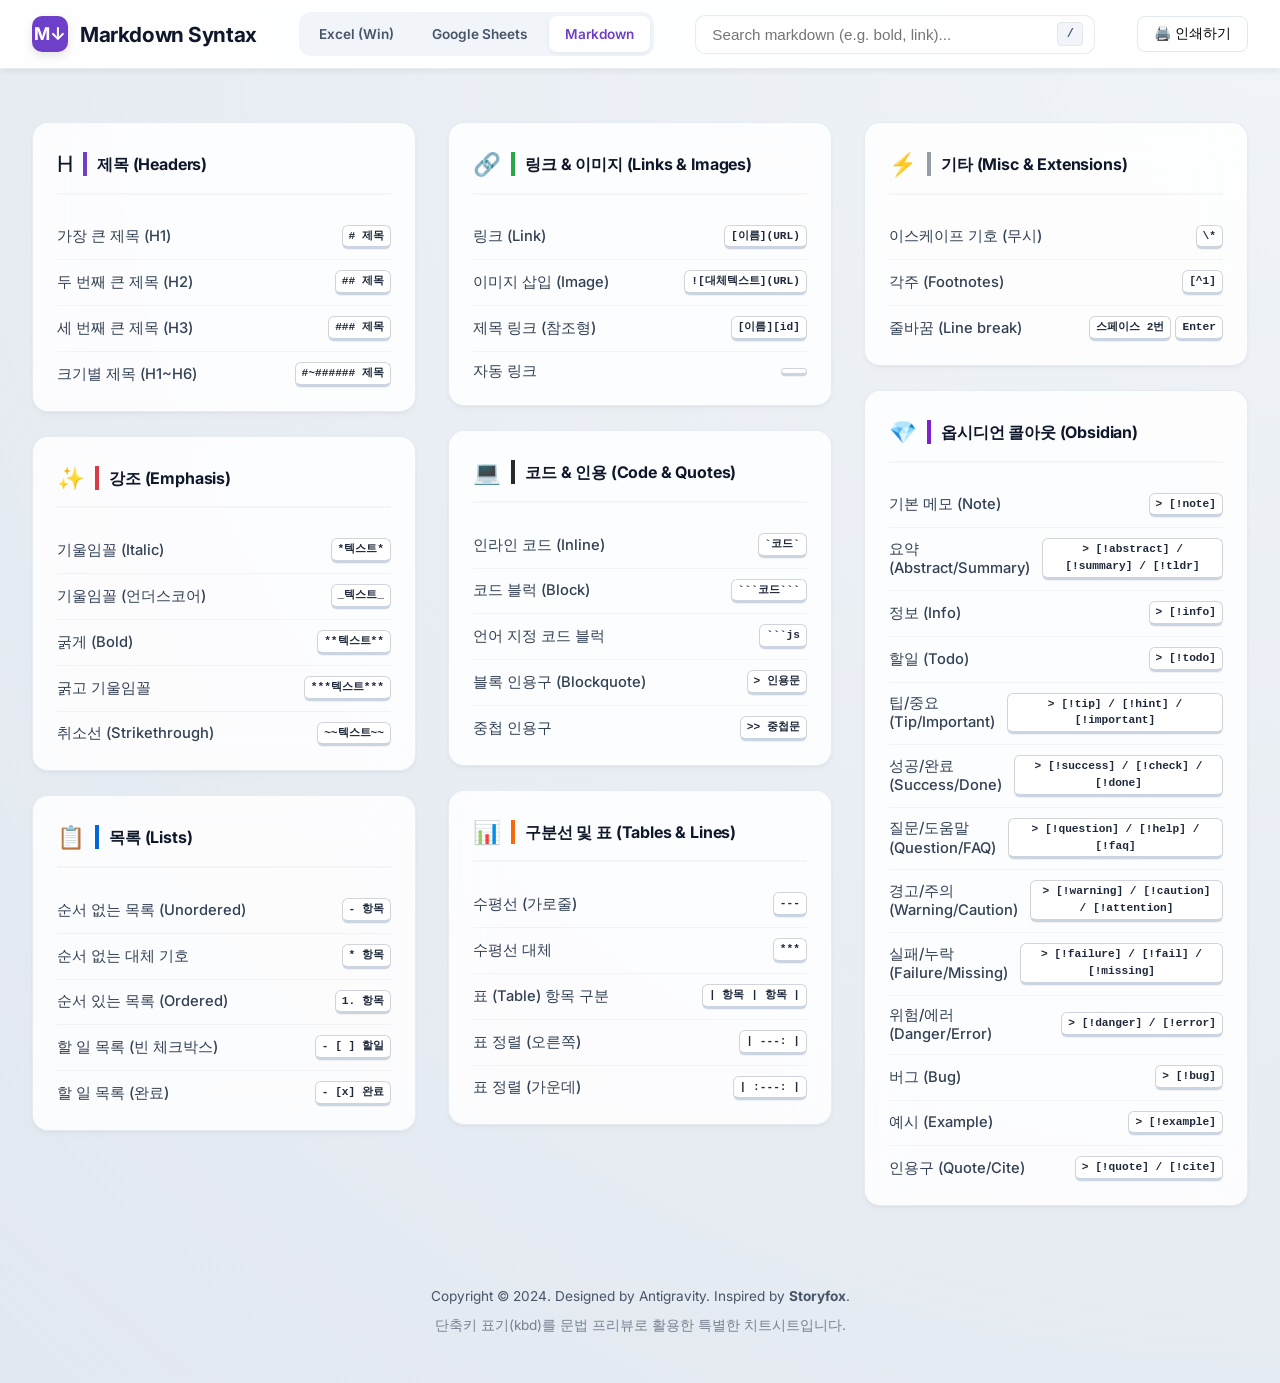
<file: md.html>
<!DOCTYPE html>
<html lang="ko">

<head>
    <meta charset="UTF-8">
    <meta name="viewport" content="width=device-width, initial-scale=1.0">
    <title>Markdown Syntax Cheat Sheet | 마크다운 문법 정리</title>
    <link rel="preconnect" href="https://fonts.googleapis.com">
    <link rel="preconnect" href="https://fonts.gstatic.com" crossorigin>
    <link href="https://fonts.googleapis.com/css2?family=Inter:wght@400;500;600;700&display=swap" rel="stylesheet">
    <link rel="stylesheet" href="css/style.css">
    <style>
        :root {
            --accent-color: #6e40c9;
            /* Markdown/Github Purple */
        }

        @media print {

            header,
            footer,
            .search-bar {
                display: none !important;
            }

            body {
                padding-top: 0;
            }

            main {
                columns: 2 !important;
                padding: 0;
            }

            .card {
                break-inside: avoid;
                border: 1px solid #eee;
            }
        }
    </style>
</head>

<body>
    <header>
        <div class="header-content">
            <div class="brand">
                <div class="logo">M↓</div>
                <h1>Markdown Syntax</h1>
            </div>
            <nav class="app-tabs">
                <a href="index.html" class="app-tab">Excel (Win)</a>
                <a href="sheets.html" class="app-tab">Google Sheets</a>
                <a href="md.html" class="app-tab active">Markdown</a>
            </nav>
            <div class="search-bar">
                <input type="text" id="searchInput" placeholder="Search markdown (e.g. bold, link)..."
                    autocomplete="off">
                <kbd>/</kbd>
            </div>
            <div class="actions">
                <button onclick="window.print()"
                    style="padding: 8px 16px; border-radius: 8px; border: 1px solid #e2e8f0; background: white; cursor: pointer; font-size: 0.875rem; font-weight: 500;">
                    🖨️ 인쇄하기
                </button>
            </div>
        </div>
    </header>

    <main id="shortcutGrid">
        <!-- JS로 채워짐 -->
    </main>

    <footer>
        <p>Copyright &copy; 2024. Designed by Antigravity. Inspired by <b>Storyfox</b>.</p>
        <p style="margin-top: 8px; opacity: 0.7;">단축키 표기(kbd)를 문법 프리뷰로 활용한 특별한 치트시트입니다.</p>
    </footer>

    <script src="js/md.js"></script>
</body>

</html>
</file>
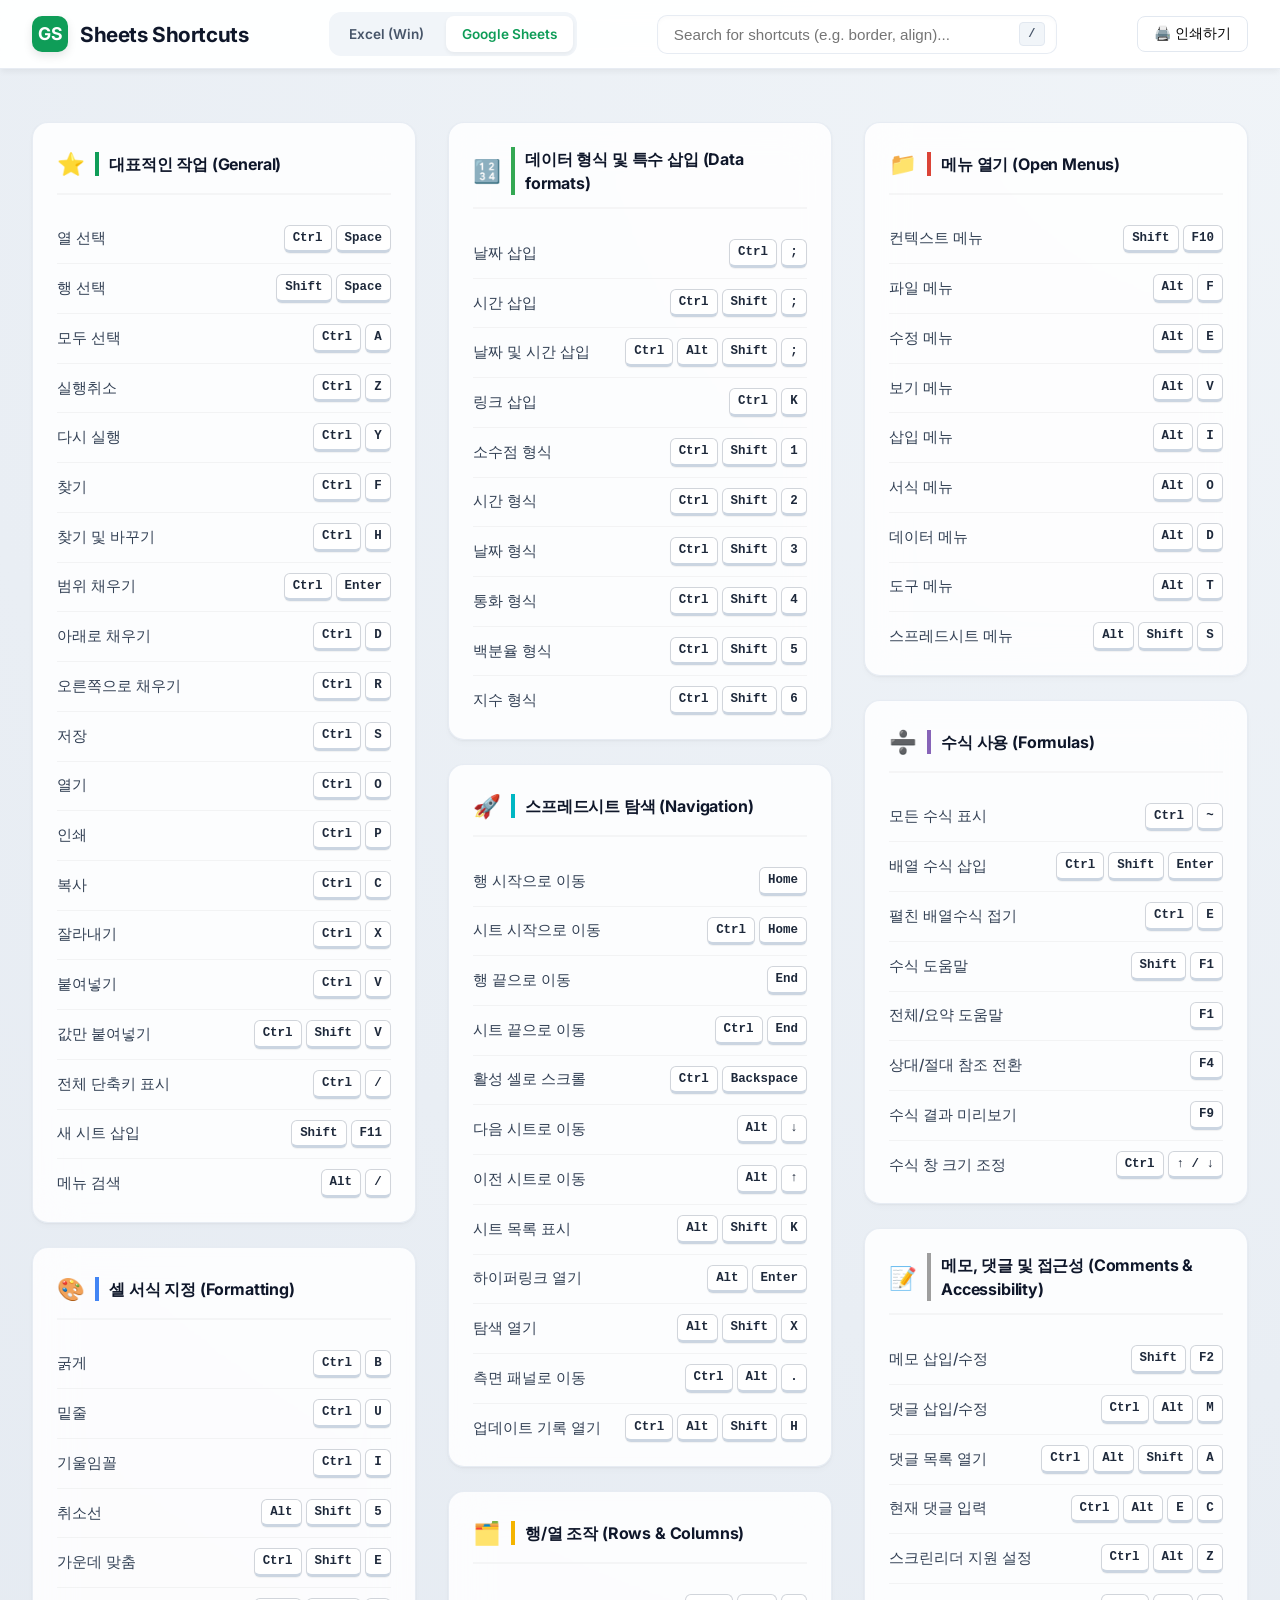
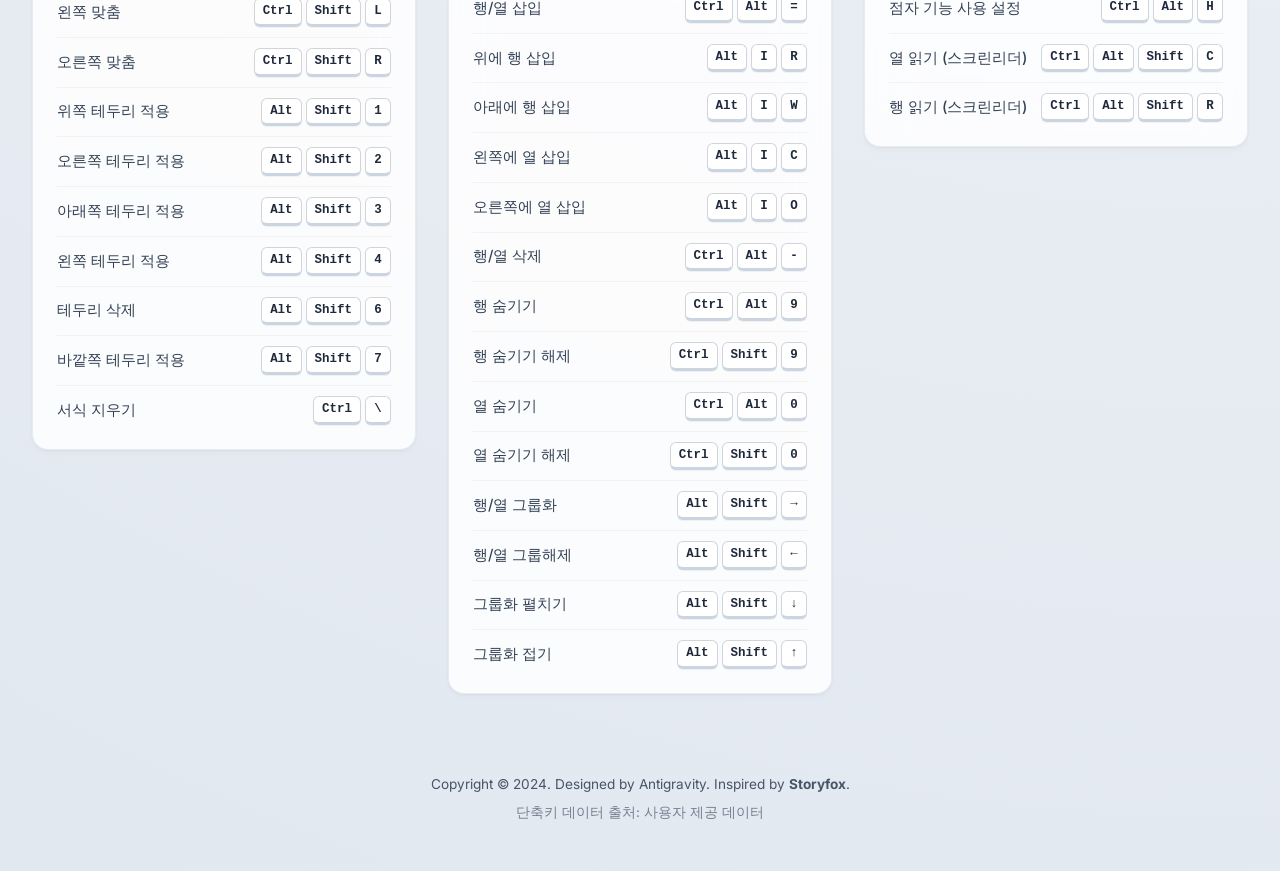
<file: sheets.html>
<!DOCTYPE html>
<html lang="ko">

<head>
    <meta charset="UTF-8">
    <meta name="viewport" content="width=device-width, initial-scale=1.0">
    <title>Google Sheets Shortcuts | 구글 스프레드시트 단축키</title>
    <link rel="preconnect" href="https://fonts.googleapis.com">
    <link rel="preconnect" href="https://fonts.gstatic.com" crossorigin>
    <link href="https://fonts.googleapis.com/css2?family=Inter:wght@400;500;600;700&display=swap" rel="stylesheet">
    <link rel="stylesheet" href="css/style.css">
    <style>
        :root {
            --accent-color: #0F9D58;
            /* Google Sheets Green */
        }

        @media print {

            header,
            footer,
            .search-bar {
                display: none !important;
            }

            body {
                padding-top: 0;
            }

            main {
                columns: 2 !important;
                padding: 0;
            }

            .card {
                break-inside: avoid;
                border: 1px solid #eee;
            }
        }
    </style>
</head>

<body>
    <header>
        <div class="header-content">
            <div class="brand">
                <div class="logo">GS</div>
                <h1>Sheets Shortcuts</h1>
            </div>
            <nav class="app-tabs">
                <a href="index.html" class="app-tab">Excel (Win)</a>
                <a href="sheets.html" class="app-tab active">Google Sheets</a>
            </nav>
            <div class="search-bar">
                <input type="text" id="searchInput" placeholder="Search for shortcuts (e.g. border, align)..."
                    autocomplete="off">
                <kbd>/</kbd>
            </div>
            <div class="actions">
                <button onclick="window.print()"
                    style="padding: 8px 16px; border-radius: 8px; border: 1px solid #e2e8f0; background: white; cursor: pointer; font-size: 0.875rem; font-weight: 500;">
                    🖨️ 인쇄하기
                </button>
            </div>
        </div>
    </header>

    <main id="shortcutGrid">
        <!-- JS로 채워짐 -->
    </main>

    <footer>
        <p>Copyright &copy; 2024. Designed by Antigravity. Inspired by <b>Storyfox</b>.</p>
        <p style="margin-top: 8px; opacity: 0.7;">단축키 데이터 출처: 사용자 제공 데이터</p>
    </footer>

    <script src="js/sheets.js"></script>
</body>

</html>
</file>
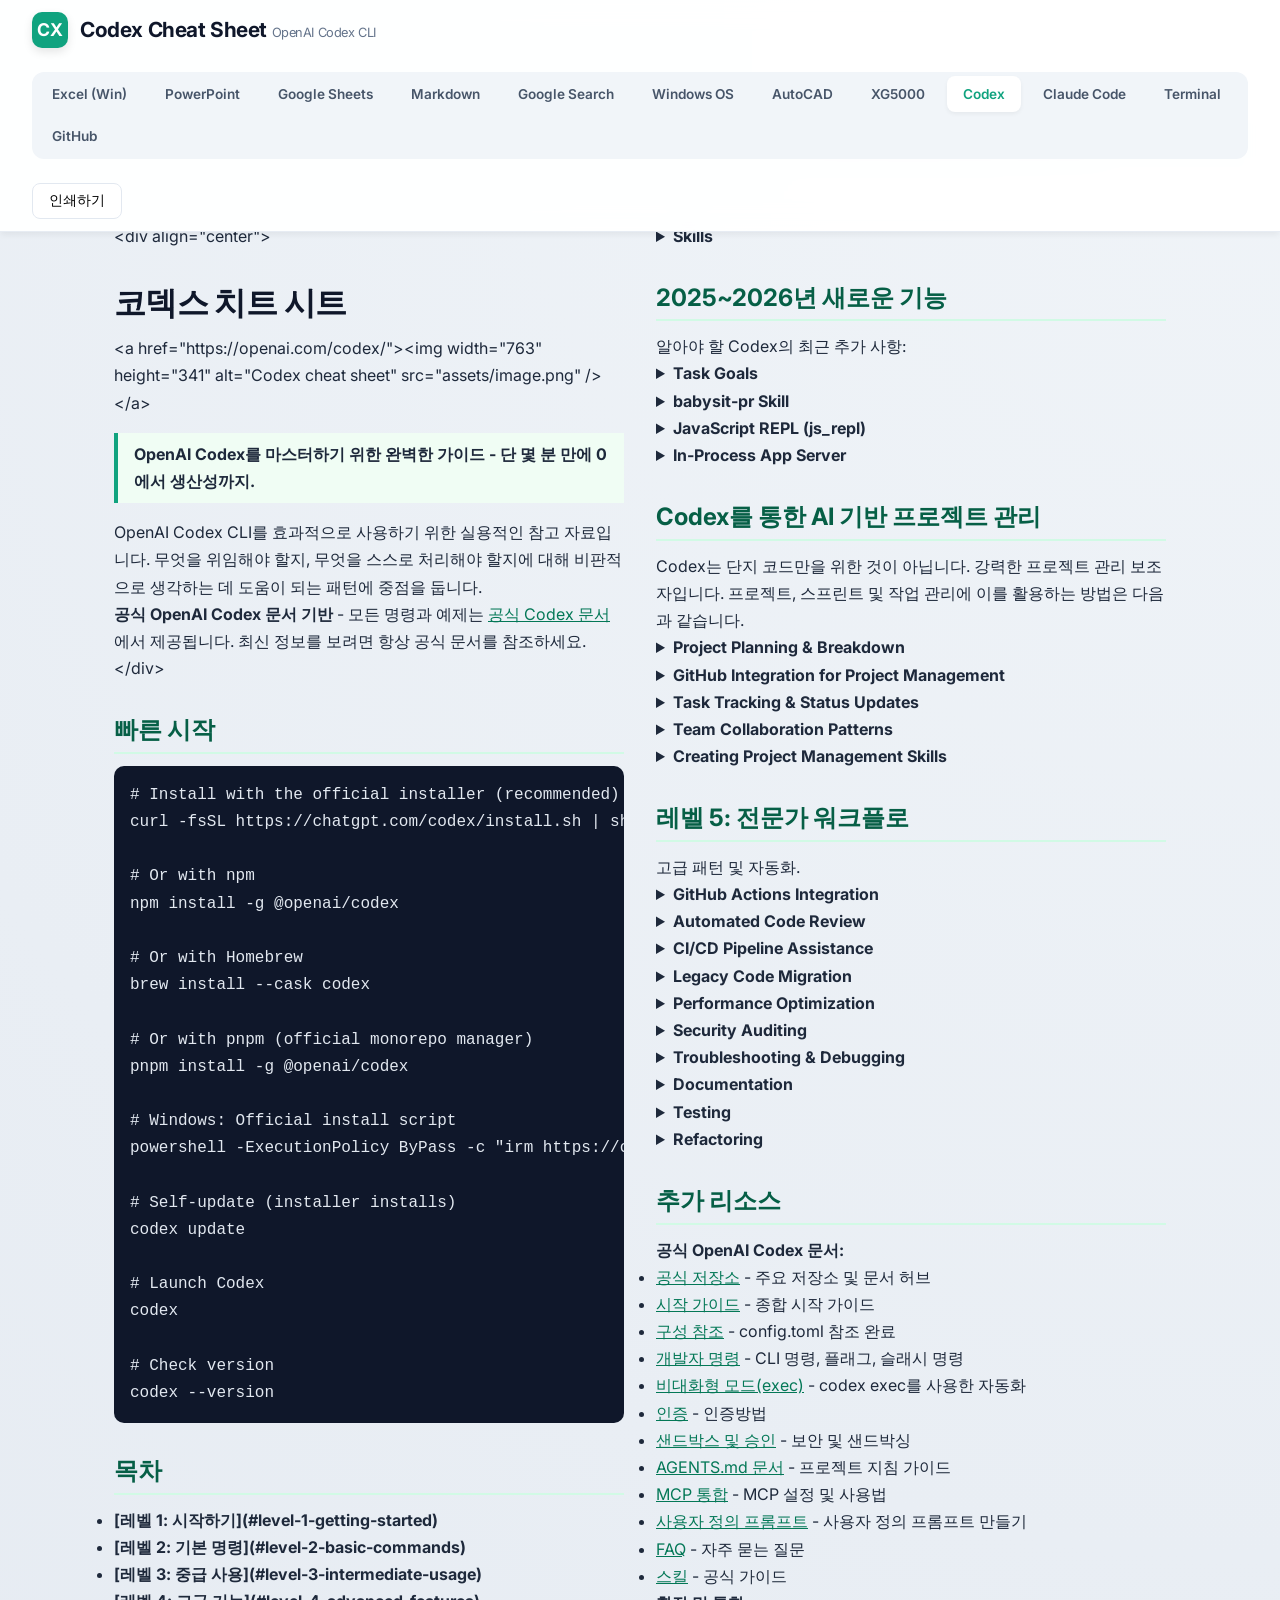
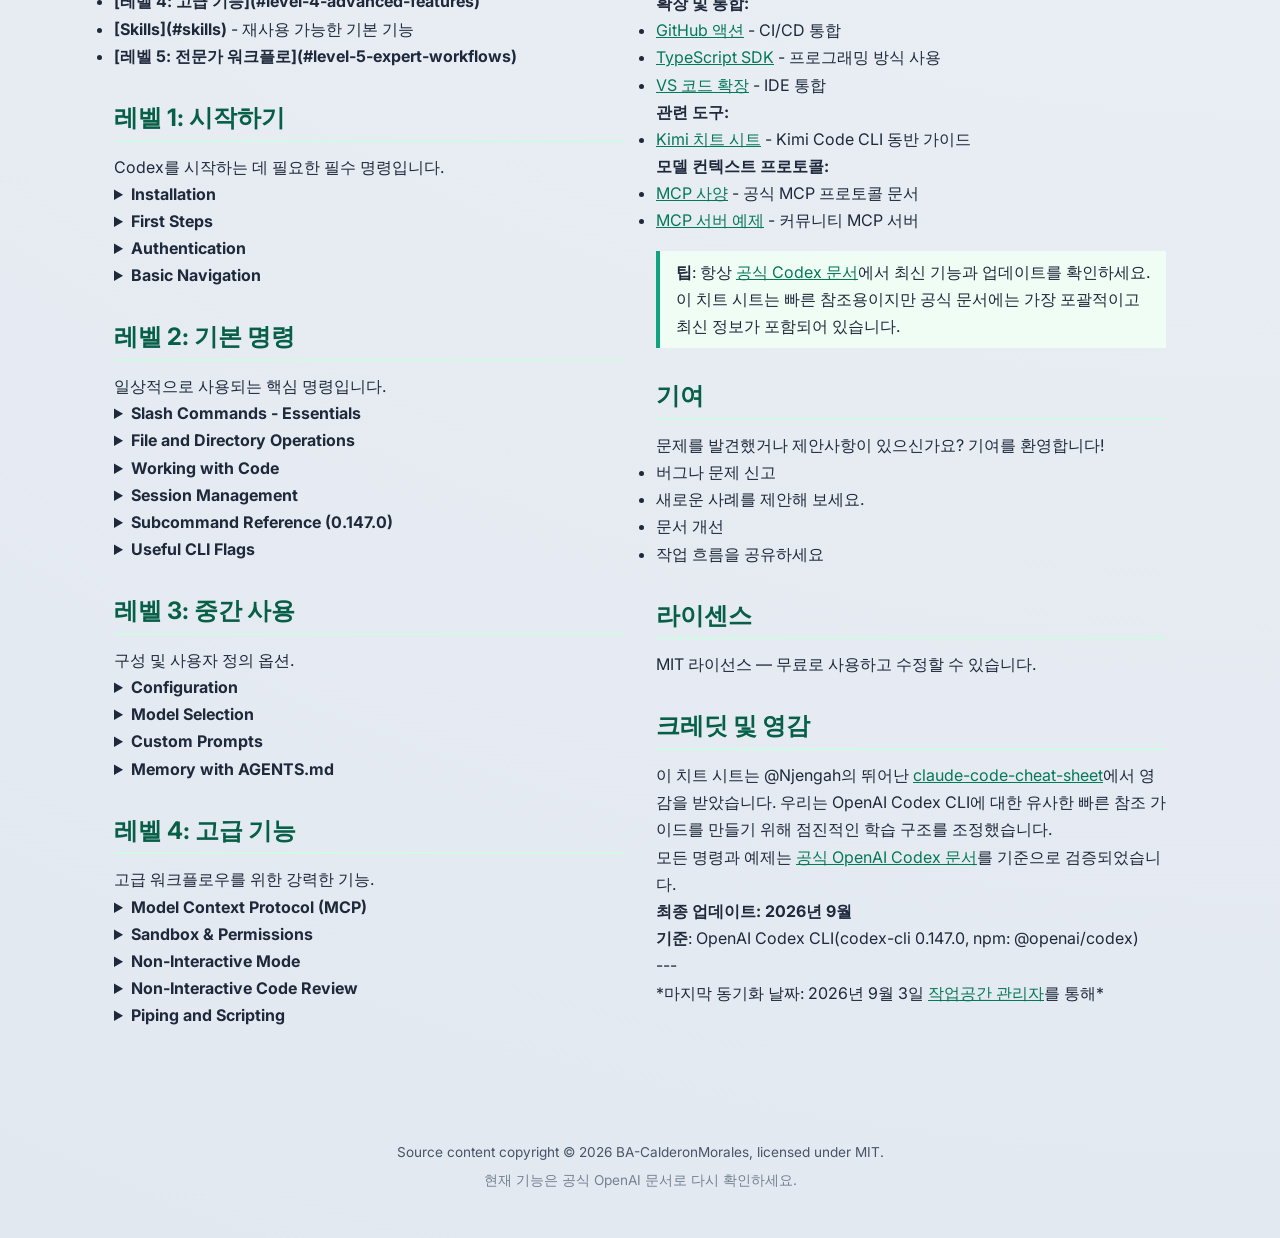
<file: html/codex.html>
<!DOCTYPE html>
<html lang="ko">

<head>
    <meta charset="UTF-8">
    <meta name="viewport" content="width=device-width, initial-scale=1.0">
    <title>Codex Cheat Sheet | OpenAI Codex CLI</title>
    <meta name="robots" content="noindex, nofollow, noarchive, noimageindex">
    <link rel="preconnect" href="https://fonts.googleapis.com">
    <link rel="preconnect" href="https://fonts.gstatic.com" crossorigin>
    <link href="https://fonts.googleapis.com/css2?family=Inter:wght@400;500;600;700&display=swap" rel="stylesheet">
    <link rel="stylesheet" href="../css/style.css">
    <style>
        :root { --accent-color: #10A37F; }
        .codex-document { max-width: 1100px; margin: 0 auto; padding: 32px 24px 64px; color: #1e293b; line-height: 1.7; }
        .codex-document h1, .codex-document h2, .codex-document h3 { line-height: 1.3; margin: 2rem 0 0.75rem; }
        .codex-document h1 { font-size: 2rem; color: #0f172a; }
        .codex-document h2 { border-bottom: 2px solid #d1fae5; padding-bottom: 0.4rem; color: #065f46; }
        .codex-document h3 { color: #0f766e; }
        .codex-document pre { overflow-x: auto; padding: 16px; border-radius: 10px; background: #0f172a; color: #e2e8f0; }
        .codex-document code { padding: 0.15em 0.35em; border-radius: 4px; background: #f1f5f9; font-family: ui-monospace, SFMono-Regular, Consolas, monospace; }
        .codex-document pre code { padding: 0; background: transparent; }
        .codex-document table { width: 100%; border-collapse: collapse; display: block; overflow-x: auto; }
        .codex-document th, .codex-document td { padding: 10px; border: 1px solid #e2e8f0; text-align: left; vertical-align: top; }
        .codex-document th { background: #ecfdf5; }
        .codex-document blockquote { margin: 1rem 0; padding: 0.5rem 1rem; border-left: 4px solid #10A37F; background: #f0fdf4; }
        .codex-document a { color: #047857; }
        .source-note { margin: 24px; padding: 14px 18px; border-radius: 10px; background: #ecfdf5; color: #065f46; }
        @media print { header, footer, .source-note { display: none !important; } body { padding-top: 0; } .codex-document { max-width: none; } }
    </style>
</head>

<body>
    <header>
        <div class="header-content">
            <div class="brand">
                <div class="logo" style="background:#10A37F;">CX</div>
                <h1>Codex Cheat Sheet <small style="font-weight:400; font-size:0.8rem; color:#64748b;">OpenAI Codex CLI</small></h1>
            </div>
            <nav class="app-tabs">
                <a href="index.html" class="app-tab">Excel (Win)</a>
                <a href="ppt.html" class="app-tab">PowerPoint</a>
                <a href="sheets.html" class="app-tab">Google Sheets</a>
                <a href="md.html" class="app-tab">Markdown</a>
                <a href="google.html" class="app-tab">Google Search</a>
                <a href="win.html" class="app-tab">Windows OS</a>
                <a href="cad.html" class="app-tab">AutoCAD</a>
                <a href="xg5000.html" class="app-tab">XG5000</a>
                <a href="codex.html" class="app-tab active">Codex</a>
                <a href="claude.html" class="app-tab">Claude Code</a>
                <a href="terminal.html" class="app-tab">Terminal</a>
                <a href="github.html" class="app-tab">GitHub</a>
            </nav>
            <div class="actions">
                <button onclick="window.print()" style="padding:8px 16px; border-radius:8px; border:1px solid #e2e8f0; background:white; cursor:pointer; font-size:0.875rem; font-weight:500;">인쇄하기</button>
            </div>
        </div>
    </header>

    <p class="source-note">한국어 치트시트입니다. 전체 영어 원문과 MIT 라이선스는 프로젝트의 <code>md</code> 폴더에 함께 보관했습니다. 출처: <a href="https://github.com/BA-CalderonMorales/codex-cheat-sheet" target="_blank" rel="noopener">BA-CalderonMorales/codex-cheat-sheet</a></p>
    <main id="codexDocument" class="codex-document" aria-live="polite">불러오는 중…</main>

    <footer>
        <p>Source content copyright © 2026 BA-CalderonMorales, licensed under MIT.</p>
        <p style="margin-top:8px; opacity:0.7;">현재 기능은 공식 OpenAI 문서로 다시 확인하세요.</p>
    </footer>

    <script src="../js/codex.js"></script>
</body>

</html>
</file>
<file: css/style.css>
:root {
    --bg-main: #f8fafc;
    --card-bg: rgba(255, 255, 255, 0.85);
    /* Slightly more opaque glass */
    --text-primary: #0f172a;
    --text-secondary: #475569;
    --border-color: rgba(226, 232, 240, 0.8);
    --kbd-bg: #ffffff;
    --kbd-text: #1e293b;
    --kbd-shadow: #cbd5e1;
    --accent-color: #1d6f42;
    /* Default Excel Green */
}

* {
    margin: 0;
    padding: 0;
    box-sizing: border-box;
}

body {
    font-family: 'Pretendard', 'Inter', -apple-system, BlinkMacSystemFont, "Segoe UI", Roboto, sans-serif;
    background: radial-gradient(circle at top right, #f0f4f8, #e2e8f0);
    color: var(--text-primary);
    line-height: 1.5;
    padding-top: 90px;
    min-height: 100vh;
}

/* Header & Search */
header {
    position: fixed;
    top: 0;
    left: 0;
    right: 0;
    z-index: 100;
    background: rgba(255, 255, 255, 0.95);
    backdrop-filter: blur(12px);
    border-bottom: 1px solid var(--border-color);
    padding: 0.75rem 2rem;
    box-shadow: 0 4px 6px -1px rgba(0, 0, 0, 0.05);
}

.header-content {
    max-width: 1600px;
    margin: 0 auto;
    display: flex;
    justify-content: space-between;
    align-items: center;
    flex-wrap: wrap;
    gap: 1.5rem;
}

/* App Tabs */
.app-tabs {
    display: flex;
    background: #f1f5f9;
    padding: 4px;
    border-radius: 12px;
    gap: 6px;
    flex-wrap: wrap;
}

.app-tab {
    padding: 8px 16px;
    border-radius: 8px;
    font-size: 0.85rem;
    font-weight: 600;
    text-decoration: none;
    color: var(--text-secondary);
    transition: all 0.2s ease;
}

.app-tab.active {
    background: white;
    color: var(--accent-color, var(--text-primary));
    box-shadow: 0 2px 4px rgba(0, 0, 0, 0.05);
}

.app-tab:hover:not(.active) {
    color: var(--text-primary);
    background: rgba(255, 255, 255, 0.5);
}

.brand {
    display: flex;
    align-items: center;
    gap: 12px;
}

.logo {
    background: var(--accent-color);
    color: white;
    width: 36px;
    height: 36px;
    border-radius: 10px;
    display: flex;
    align-items: center;
    justify-content: center;
    font-weight: bold;
    font-size: 1.1rem;
    box-shadow: 0 4px 10px rgba(0, 0, 0, 0.1);
}

h1 {
    font-size: 1.3rem;
    font-weight: 700;
    color: var(--text-primary);
    letter-spacing: -0.02em;
}

.search-bar {
    position: relative;
    flex: 1;
    min-width: 250px;
    max-width: 400px;
}

#searchInput {
    width: 100%;
    padding: 10px 16px;
    padding-right: 40px;
    border-radius: 10px;
    border: 1px solid var(--border-color);
    background: #ffffff;
    font-size: 0.95rem;
    transition: all 0.2s ease;
    box-shadow: inset 0 2px 4px rgba(0, 0, 0, 0.02);
}

#searchInput:focus {
    outline: none;
    border-color: var(--accent-color);
    box-shadow: 0 0 0 3px rgba(0, 0, 0, 0.05);
}

.search-bar kbd {
    position: absolute;
    right: 12px;
    top: 50%;
    transform: translateY(-50%);
    font-size: 0.75rem;
    background: #f1f5f9;
    padding: 2px 6px;
    border-radius: 4px;
    color: var(--text-secondary);
    border: 1px solid #e2e8f0;
    box-shadow: none;
}

/* Grid Layout - Optimized for Readability */
main {
    max-width: 1600px;
    margin: 0 auto;
    padding: 2rem;
    columns: 3 340px;
    /* Readability balance */
    column-gap: 2rem;
}

.card {
    break-inside: avoid;
    margin-bottom: 1.5rem;
    background: var(--card-bg);
    border-radius: 16px;
    border: 1px solid var(--border-color);
    padding: 1.5rem;
    backdrop-filter: blur(20px);
    transition: transform 0.25s cubic-bezier(0.2, 0.8, 0.2, 1), box-shadow 0.25s ease;
    box-shadow: 0 4px 6px rgba(0, 0, 0, 0.02), 0 1px 3px rgba(0, 0, 0, 0.05);
}

.card:hover {
    transform: translateY(-4px);
    box-shadow: 0 12px 24px rgba(0, 0, 0, 0.06), 0 4px 8px rgba(0, 0, 0, 0.04);
}

.card-header {
    display: flex;
    align-items: center;
    gap: 10px;
    margin-bottom: 1.25rem;
    padding-bottom: 0.75rem;
    border-bottom: 2px solid rgba(0, 0, 0, 0.03);
}

.card-header .icon {
    font-size: 1.4rem;
}

.card-header h2 {
    font-size: 1rem;
    font-weight: 700;
    letter-spacing: -0.01em;
    color: var(--text-primary);
    border-left: 4px solid var(--accent-color);
    padding-left: 10px;
}

/* Shortcuts */
.shortcut-list {
    list-style: none;
}

.shortcut-item {
    display: flex;
    justify-content: space-between;
    align-items: center;
    padding: 10px 0;
    border-bottom: 1px solid rgba(0, 0, 0, 0.04);
}

.shortcut-item:last-child {
    border-bottom: none;
    padding-bottom: 0;
}

.desc {
    font-size: 0.92rem;
    font-weight: 500;
    color: #334155;
    line-height: 1.3;
    padding-right: 12px;
}

.keys {
    display: flex;
    flex-wrap: wrap;
    justify-content: flex-end;
    gap: 4px;
}

kbd {
    display: inline-block;
    padding: 3px 8px;
    font-size: 0.78rem;
    font-weight: 600;
    font-family: 'Fira Code', 'Consolas', monospace;
    color: var(--kbd-text);
    background: var(--kbd-bg);
    border: 1px solid #d1d5db;
    border-bottom: 3px solid var(--kbd-shadow);
    border-radius: 6px;
    min-width: 26px;
    text-align: center;
    box-shadow: 0 1px 1px rgba(0, 0, 0, 0.05);
}

/* "내가 아는 단축키" 토글 & 흐리게/숨기기 */
.shortcut-item .desc {
    flex: 1;
}

.known-toggle {
    flex-shrink: 0;
    width: 20px;
    height: 20px;
    margin-right: 10px;
    border: 1.5px solid #cbd5e1;
    border-radius: 6px;
    background: #fff;
    color: var(--accent-color);
    font-size: 0.72rem;
    font-weight: 700;
    line-height: 1;
    cursor: pointer;
    display: flex;
    align-items: center;
    justify-content: center;
    padding: 0;
    transition: all 0.15s ease;
}

.known-toggle:hover {
    border-color: var(--accent-color);
}

.shortcut-item.known .known-toggle {
    background: var(--accent-color);
    border-color: var(--accent-color);
    color: #fff;
}

/* 아는 것: 흐리게 */
.shortcut-item.known {
    opacity: 0.4;
}

.shortcut-item.known:hover {
    opacity: 1;
}

/* 숨기기 모드: 아는 것 완전히 감춤 */
body.hide-known .shortcut-item.known {
    display: none;
}

/* 숨기기 모드에서 남은 항목이 없는 카드는 통째로 감춤 */
body.hide-known .card:not(:has(.shortcut-item:not(.known))) {
    display: none;
}

/* Print Mode Adjustment */
@media print {
    .known-toggle {
        display: none !important;
    }

    .shortcut-item.known {
        opacity: 1;
    }

    main {
        columns: 2 !important;
        column-gap: 1rem;
    }

    .card {
        box-shadow: none !important;
        border: 1px solid #ccc !important;
        padding: 1rem !important;
        margin-bottom: 1rem !important;
    }
}

/* Footer */
footer {
    padding: 3rem 1rem;
    text-align: center;
    color: var(--text-secondary);
    font-size: 0.85rem;
}

/* Responsive */
@media (max-width: 1024px) {
    main {
        columns: 2;
    }
}

@media (max-width: 768px) {
    /* On mobile the stacked header is too tall for a fixed 90px offset,
       so let it scroll away with the page instead of covering content. */
    body {
        padding-top: 0;
    }

    header {
        position: static;
        padding: 1rem;
    }

    .header-content {
        flex-direction: column;
        gap: 1rem;
        justify-content: center;
    }

    .search-bar {
        max-width: 100%;
    }

    main {
        columns: 1;
        padding: 1rem;
    }
}
/* === 카테고리 접기/펼치기 - 그룹화 (enhance.js) === */
.card-header { cursor: pointer; user-select: none; }
.collapse-caret {
    margin-left: auto;
    font-size: 0.9rem;
    color: #94a3b8;
    transition: transform 0.2s ease;
}
.card.collapsed .collapse-caret { transform: rotate(-90deg); }
.card.collapsed .shortcut-list { display: none; }
.card.collapsed .card-header {
    margin-bottom: 0;
    padding-bottom: 0;
    border-bottom: none;
}

.enh-toggle.active {
    background: #1d6f42 !important;
    color: #fff !important;
    border-color: #1d6f42 !important;
}

@media print {
    .collapse-caret, .enh-toggle { display: none !important; }
    .card.collapsed .shortcut-list { display: block !important; }
    .card.collapsed .card-header {
        margin-bottom: 1.25rem;
        padding-bottom: 0.75rem;
        border-bottom: 2px solid rgba(0, 0, 0, 0.03);
    }
}
</file>
